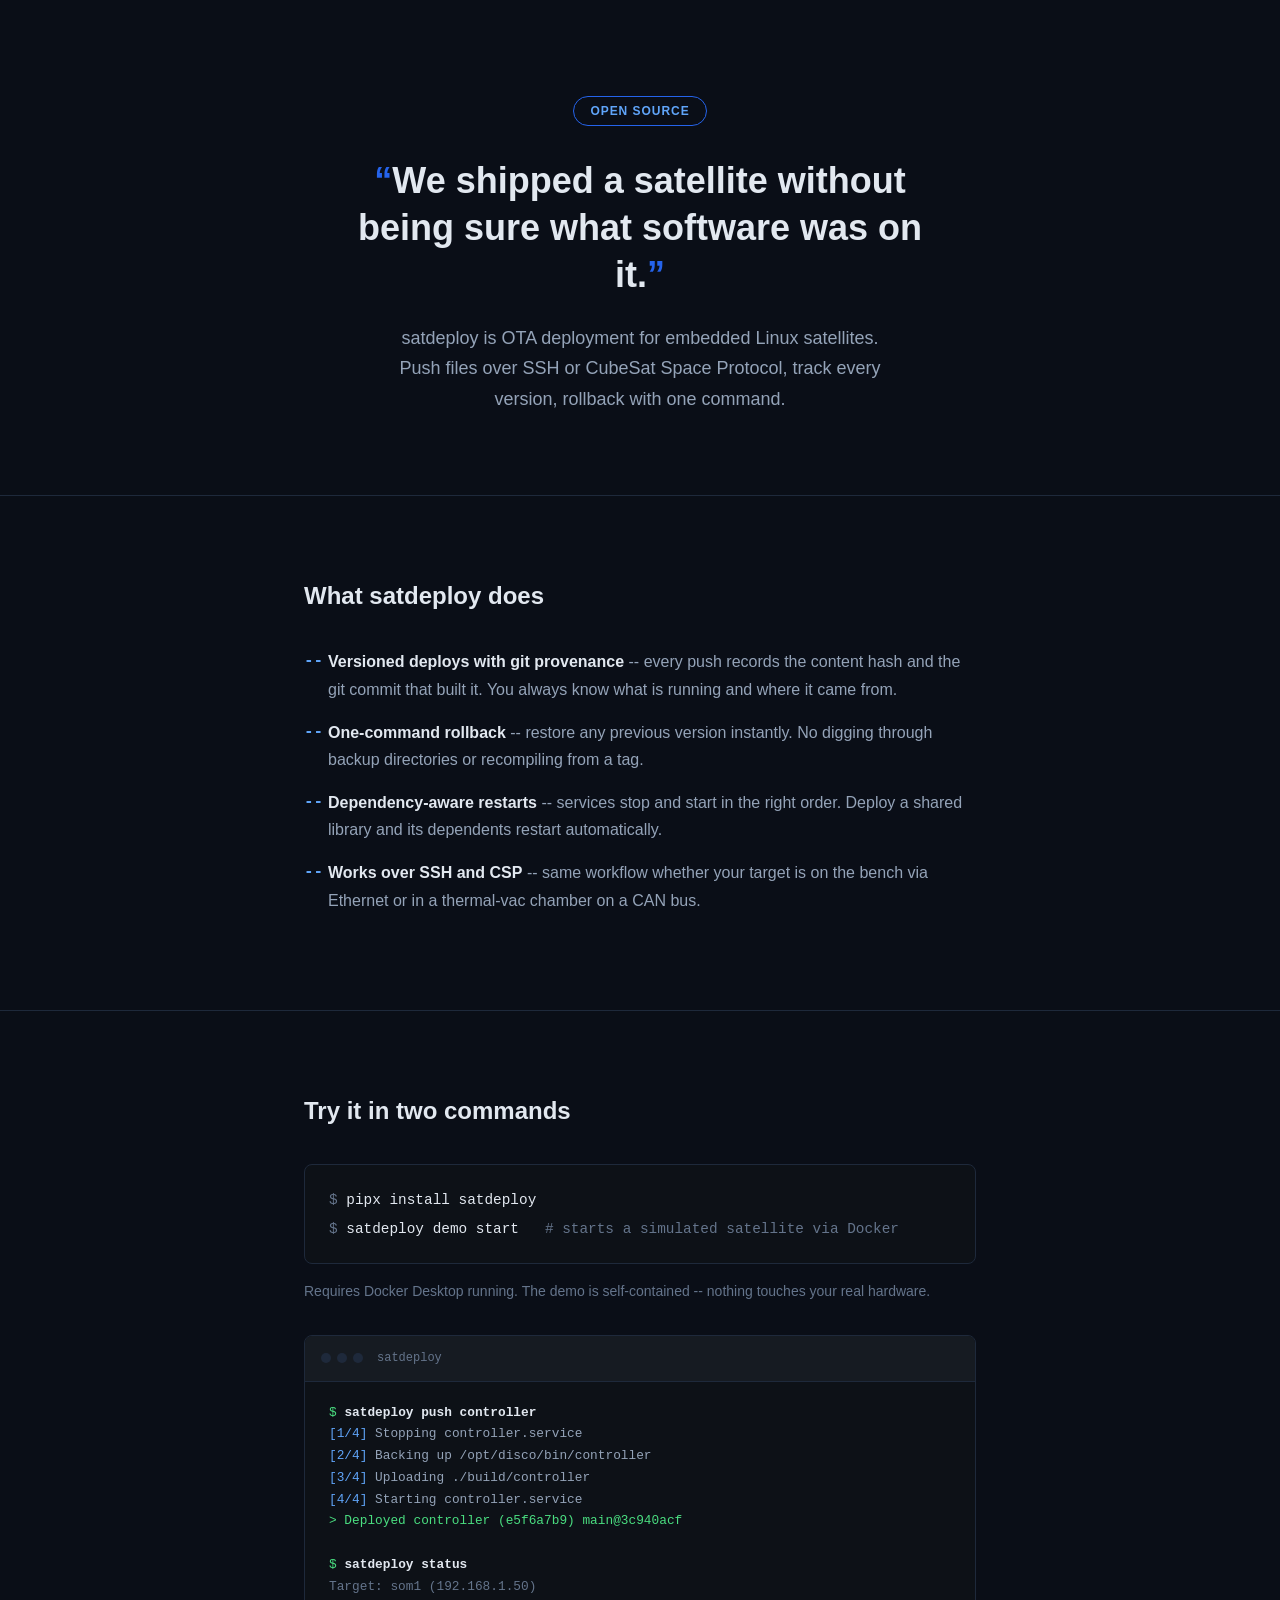
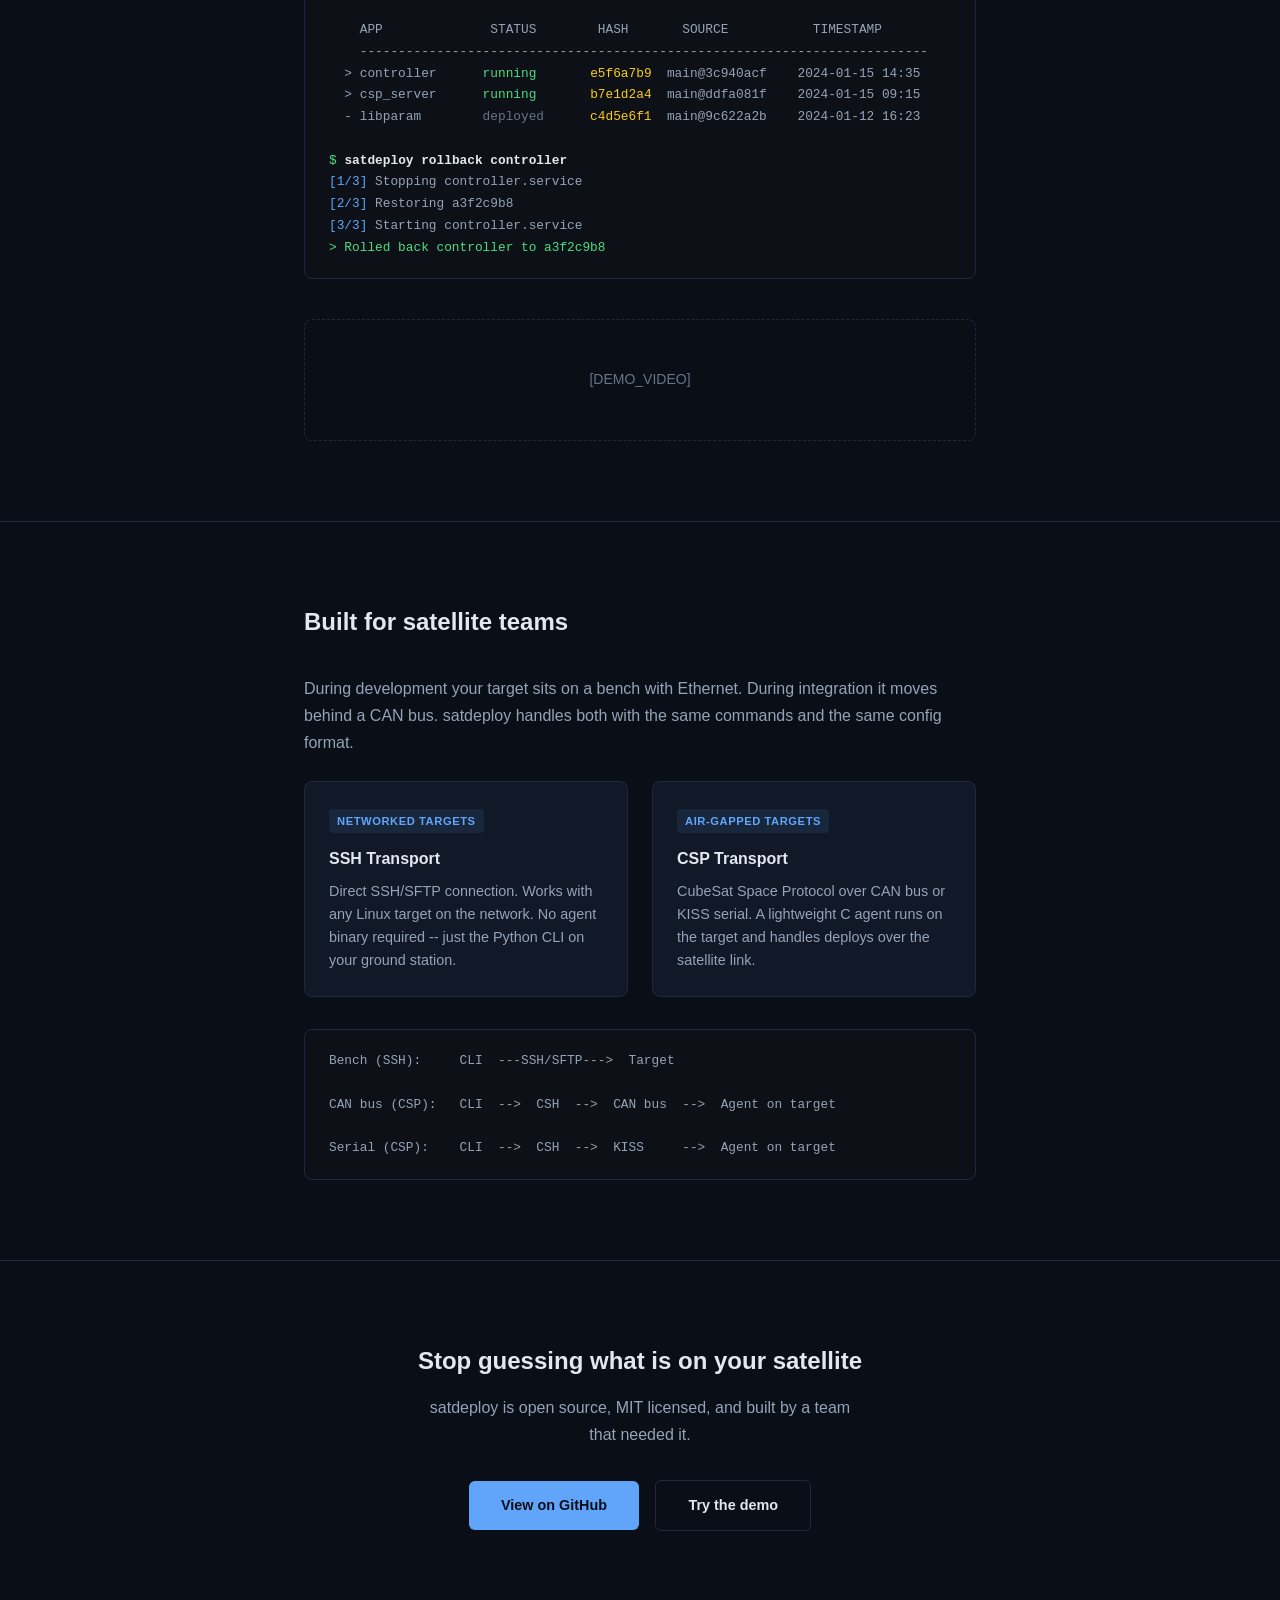
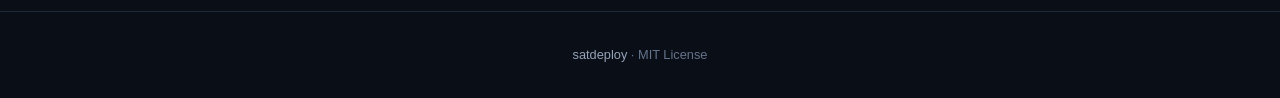
<file: docs/index.html>
<!DOCTYPE html>
<html lang="en">
<head>
  <meta charset="UTF-8">
  <meta name="viewport" content="width=device-width, initial-scale=1.0">
  <title>satdeploy -- OTA deployment for embedded Linux satellites</title>
  <style>
    *, *::before, *::after {
      box-sizing: border-box;
      margin: 0;
      padding: 0;
    }

    :root {
      --bg: #0a0e17;
      --bg-raised: #111827;
      --bg-terminal: #0d1117;
      --border: #1e293b;
      --text: #e2e8f0;
      --text-muted: #94a3b8;
      --text-dim: #64748b;
      --accent: #60a5fa;
      --accent-dim: #2563eb;
      --green: #4ade80;
      --yellow: #facc15;
      --red: #f87171;
      --max-width: 720px;
    }

    html {
      font-size: 16px;
      -webkit-font-smoothing: antialiased;
    }

    body {
      background: var(--bg);
      color: var(--text);
      font-family: -apple-system, BlinkMacSystemFont, "Segoe UI", Roboto, Helvetica, Arial, sans-serif;
      line-height: 1.7;
    }

    /* ---- Layout ---- */
    .container {
      max-width: var(--max-width);
      margin: 0 auto;
      padding: 0 1.5rem;
    }

    section {
      padding: 5rem 0;
    }

    section + section {
      border-top: 1px solid var(--border);
    }

    /* ---- Hero ---- */
    .hero {
      padding: 6rem 0 5rem;
      text-align: center;
    }

    .hero-badge {
      display: inline-block;
      font-size: 0.75rem;
      font-weight: 600;
      letter-spacing: 0.08em;
      text-transform: uppercase;
      color: var(--accent);
      border: 1px solid var(--accent-dim);
      border-radius: 9999px;
      padding: 0.25rem 1rem;
      margin-bottom: 2rem;
    }

    .hero blockquote {
      font-size: clamp(1.5rem, 4vw, 2.25rem);
      font-weight: 700;
      line-height: 1.3;
      color: var(--text);
      max-width: 600px;
      margin: 0 auto 1.5rem;
      border: none;
      padding: 0;
    }

    .hero blockquote::before {
      content: "\201C";
      color: var(--accent-dim);
    }

    .hero blockquote::after {
      content: "\201D";
      color: var(--accent-dim);
    }

    .hero .subtitle {
      font-size: 1.125rem;
      color: var(--text-muted);
      max-width: 520px;
      margin: 0 auto;
    }

    /* ---- What it does ---- */
    .what h2,
    .try h2,
    .transport h2 {
      font-size: 1.5rem;
      font-weight: 700;
      margin-bottom: 2rem;
    }

    .what ul {
      list-style: none;
      padding: 0;
    }

    .what li {
      position: relative;
      padding-left: 1.5rem;
      margin-bottom: 1rem;
      color: var(--text-muted);
    }

    .what li::before {
      content: "--";
      position: absolute;
      left: 0;
      color: var(--accent);
      font-weight: 700;
      font-family: "SFMono-Regular", Consolas, "Liberation Mono", Menlo, monospace;
    }

    .what li strong {
      color: var(--text);
      font-weight: 600;
    }

    /* ---- Try it now ---- */
    .install-block {
      background: var(--bg-terminal);
      border: 1px solid var(--border);
      border-radius: 8px;
      padding: 1.25rem 1.5rem;
      margin-bottom: 2rem;
      overflow-x: auto;
    }

    .install-block code {
      font-family: "SFMono-Regular", Consolas, "Liberation Mono", Menlo, monospace;
      font-size: 0.9rem;
      line-height: 1.8;
      color: var(--text);
    }

    .install-block .prompt {
      color: var(--text-dim);
      user-select: none;
    }

    .install-block .comment {
      color: var(--text-dim);
    }

    .try .note {
      font-size: 0.875rem;
      color: var(--text-dim);
      margin-top: -1rem;
      margin-bottom: 2rem;
    }

    /* ---- Terminal mockup ---- */
    .terminal {
      background: var(--bg-terminal);
      border: 1px solid var(--border);
      border-radius: 8px;
      overflow: hidden;
    }

    .terminal-bar {
      display: flex;
      align-items: center;
      gap: 6px;
      padding: 0.75rem 1rem;
      background: #161b22;
      border-bottom: 1px solid var(--border);
    }

    .terminal-dot {
      width: 10px;
      height: 10px;
      border-radius: 50%;
      background: var(--border);
    }

    .terminal-bar .title {
      margin-left: 0.5rem;
      font-size: 0.75rem;
      color: var(--text-dim);
      font-family: "SFMono-Regular", Consolas, "Liberation Mono", Menlo, monospace;
    }

    .terminal pre {
      padding: 1.25rem 1.5rem;
      overflow-x: auto;
      font-family: "SFMono-Regular", Consolas, "Liberation Mono", Menlo, monospace;
      font-size: 0.8rem;
      line-height: 1.7;
      color: var(--text-muted);
    }

    .terminal .cmd {
      color: var(--text);
      font-weight: 600;
    }

    .terminal .prompt {
      color: var(--green);
    }

    .terminal .step {
      color: var(--accent);
    }

    .terminal .result {
      color: var(--green);
    }

    .terminal .label-running {
      color: var(--green);
    }

    .terminal .label-deployed {
      color: var(--text-dim);
    }

    .terminal .hash {
      color: var(--yellow);
    }

    .terminal .dim {
      color: var(--text-dim);
    }

    /* ---- Video placeholder ---- */
    .video-placeholder {
      margin-top: 2.5rem;
      border: 1px dashed var(--border);
      border-radius: 8px;
      padding: 3rem 1.5rem;
      text-align: center;
      color: var(--text-dim);
      font-size: 0.875rem;
    }

    /* ---- Transport ---- */
    .transport-grid {
      display: grid;
      grid-template-columns: 1fr 1fr;
      gap: 1.5rem;
      margin-top: 1.5rem;
    }

    @media (max-width: 540px) {
      .transport-grid {
        grid-template-columns: 1fr;
      }
    }

    .transport-card {
      background: var(--bg-raised);
      border: 1px solid var(--border);
      border-radius: 8px;
      padding: 1.5rem;
    }

    .transport-card h3 {
      font-size: 1rem;
      font-weight: 700;
      margin-bottom: 0.5rem;
    }

    .transport-card p {
      font-size: 0.9rem;
      color: var(--text-muted);
      line-height: 1.6;
    }

    .transport-card .tag {
      display: inline-block;
      font-size: 0.7rem;
      font-weight: 600;
      letter-spacing: 0.05em;
      text-transform: uppercase;
      color: var(--accent);
      background: rgba(96, 165, 250, 0.1);
      border-radius: 4px;
      padding: 0.15rem 0.5rem;
      margin-bottom: 0.75rem;
    }

    .transport-diagram {
      margin-top: 2rem;
      background: var(--bg-terminal);
      border: 1px solid var(--border);
      border-radius: 8px;
      padding: 1.25rem 1.5rem;
      overflow-x: auto;
    }

    .transport-diagram pre {
      font-family: "SFMono-Regular", Consolas, "Liberation Mono", Menlo, monospace;
      font-size: 0.8rem;
      line-height: 1.7;
      color: var(--text-muted);
    }

    /* ---- CTA / Footer ---- */
    .cta {
      text-align: center;
      padding: 5rem 0;
    }

    .cta h2 {
      font-size: 1.5rem;
      font-weight: 700;
      margin-bottom: 0.75rem;
    }

    .cta p {
      color: var(--text-muted);
      margin-bottom: 2rem;
      max-width: 440px;
      margin-left: auto;
      margin-right: auto;
    }

    .btn {
      display: inline-block;
      font-size: 0.9rem;
      font-weight: 600;
      text-decoration: none;
      padding: 0.75rem 2rem;
      border-radius: 6px;
      transition: background 0.15s, border-color 0.15s;
    }

    .btn-primary {
      background: var(--accent);
      color: var(--bg);
    }

    .btn-primary:hover {
      background: #93c5fd;
    }

    .btn-secondary {
      background: transparent;
      color: var(--text);
      border: 1px solid var(--border);
      margin-left: 0.75rem;
    }

    .btn-secondary:hover {
      border-color: var(--text-dim);
    }

    @media (max-width: 480px) {
      .btn-secondary {
        margin-left: 0;
        margin-top: 0.75rem;
      }
      .cta .btn {
        display: block;
        text-align: center;
      }
    }

    footer {
      border-top: 1px solid var(--border);
      padding: 2rem 0;
      text-align: center;
      font-size: 0.8rem;
      color: var(--text-dim);
    }

    footer a {
      color: var(--text-muted);
      text-decoration: none;
    }

    footer a:hover {
      color: var(--text);
    }
  </style>
</head>
<body>

  <!-- Hero -->
  <section class="hero">
    <div class="container">
      <div class="hero-badge">Open Source</div>
      <blockquote>We shipped a satellite without being sure what software was on it.</blockquote>
      <p class="subtitle">
        satdeploy is OTA deployment for embedded Linux satellites.
        Push files over SSH or CubeSat Space Protocol, track every version, rollback with one command.
      </p>
    </div>
  </section>

  <!-- What it does -->
  <section class="what">
    <div class="container">
      <h2>What satdeploy does</h2>
      <ul>
        <li><strong>Versioned deploys with git provenance</strong> -- every push records the content hash and the git commit that built it. You always know what is running and where it came from.</li>
        <li><strong>One-command rollback</strong> -- restore any previous version instantly. No digging through backup directories or recompiling from a tag.</li>
        <li><strong>Dependency-aware restarts</strong> -- services stop and start in the right order. Deploy a shared library and its dependents restart automatically.</li>
        <li><strong>Works over SSH and CSP</strong> -- same workflow whether your target is on the bench via Ethernet or in a thermal-vac chamber on a CAN bus.</li>
      </ul>
    </div>
  </section>

  <!-- Try it now -->
  <section class="try">
    <div class="container">
      <h2>Try it in two commands</h2>
      <div class="install-block">
        <code>
          <span class="prompt">$</span> pipx install satdeploy<br>
          <span class="prompt">$</span> satdeploy demo start
          <span class="comment">&nbsp;&nbsp;# starts a simulated satellite via Docker</span>
        </code>
      </div>
      <p class="note">Requires Docker Desktop running. The demo is self-contained -- nothing touches your real hardware.</p>

      <!-- Terminal mockup -->
      <div class="terminal">
        <div class="terminal-bar">
          <span class="terminal-dot"></span>
          <span class="terminal-dot"></span>
          <span class="terminal-dot"></span>
          <span class="title">satdeploy</span>
        </div>
        <pre>
<span class="prompt">$</span> <span class="cmd">satdeploy push controller</span>
<span class="step">[1/4]</span> Stopping controller.service
<span class="step">[2/4]</span> Backing up /opt/disco/bin/controller
<span class="step">[3/4]</span> Uploading ./build/controller
<span class="step">[4/4]</span> Starting controller.service
<span class="result">&gt; Deployed controller (e5f6a7b9) main@3c940acf</span>

<span class="prompt">$</span> <span class="cmd">satdeploy status</span>
<span class="dim">Target: som1 (192.168.1.50)</span>

    APP              STATUS        HASH       SOURCE           TIMESTAMP
    --------------------------------------------------------------------------
  &gt; controller      <span class="label-running">running</span>       <span class="hash">e5f6a7b9</span>  main@3c940acf    2024-01-15 14:35
  &gt; csp_server      <span class="label-running">running</span>       <span class="hash">b7e1d2a4</span>  main@ddfa081f    2024-01-15 09:15
  - libparam        <span class="label-deployed">deployed</span>      <span class="hash">c4d5e6f1</span>  main@9c622a2b    2024-01-12 16:23

<span class="prompt">$</span> <span class="cmd">satdeploy rollback controller</span>
<span class="step">[1/3]</span> Stopping controller.service
<span class="step">[2/3]</span> Restoring a3f2c9b8
<span class="step">[3/3]</span> Starting controller.service
<span class="result">&gt; Rolled back controller to a3f2c9b8</span></pre>
      </div>

      <!-- Demo video placeholder -->
      <div class="video-placeholder">
        [DEMO_VIDEO]
      </div>
    </div>
  </section>

  <!-- Built for satellite teams -->
  <section class="transport">
    <div class="container">
      <h2>Built for satellite teams</h2>
      <p style="color: var(--text-muted); margin-bottom: 1.5rem;">
        During development your target sits on a bench with Ethernet.
        During integration it moves behind a CAN bus. satdeploy handles both
        with the same commands and the same config format.
      </p>

      <div class="transport-grid">
        <div class="transport-card">
          <div class="tag">Networked targets</div>
          <h3>SSH Transport</h3>
          <p>
            Direct SSH/SFTP connection. Works with any Linux target on the network.
            No agent binary required -- just the Python CLI on your ground station.
          </p>
        </div>
        <div class="transport-card">
          <div class="tag">Air-gapped targets</div>
          <h3>CSP Transport</h3>
          <p>
            CubeSat Space Protocol over CAN bus or KISS serial.
            A lightweight C agent runs on the target and handles deploys
            over the satellite link.
          </p>
        </div>
      </div>

      <div class="transport-diagram">
        <pre>Bench (SSH):     CLI  ---SSH/SFTP--->  Target

CAN bus (CSP):   CLI  -->  CSH  -->  CAN bus  -->  Agent on target

Serial (CSP):    CLI  -->  CSH  -->  KISS     -->  Agent on target</pre>
      </div>
    </div>
  </section>

  <!-- CTA -->
  <section class="cta">
    <div class="container">
      <h2>Stop guessing what is on your satellite</h2>
      <p>satdeploy is open source, MIT licensed, and built by a team that needed it.</p>
      <a href="https://github.com/MahmoodSeoud/satBuild" class="btn btn-primary">View on GitHub</a>
      <a href="#" class="btn btn-secondary" onclick="document.querySelector('.try').scrollIntoView({behavior:'smooth'});return false;">Try the demo</a>
    </div>
  </section>

  <footer>
    <div class="container">
      <a href="https://github.com/MahmoodSeoud/satBuild">satdeploy</a> &middot; MIT License
    </div>
  </footer>

</body>
</html>
</file>
